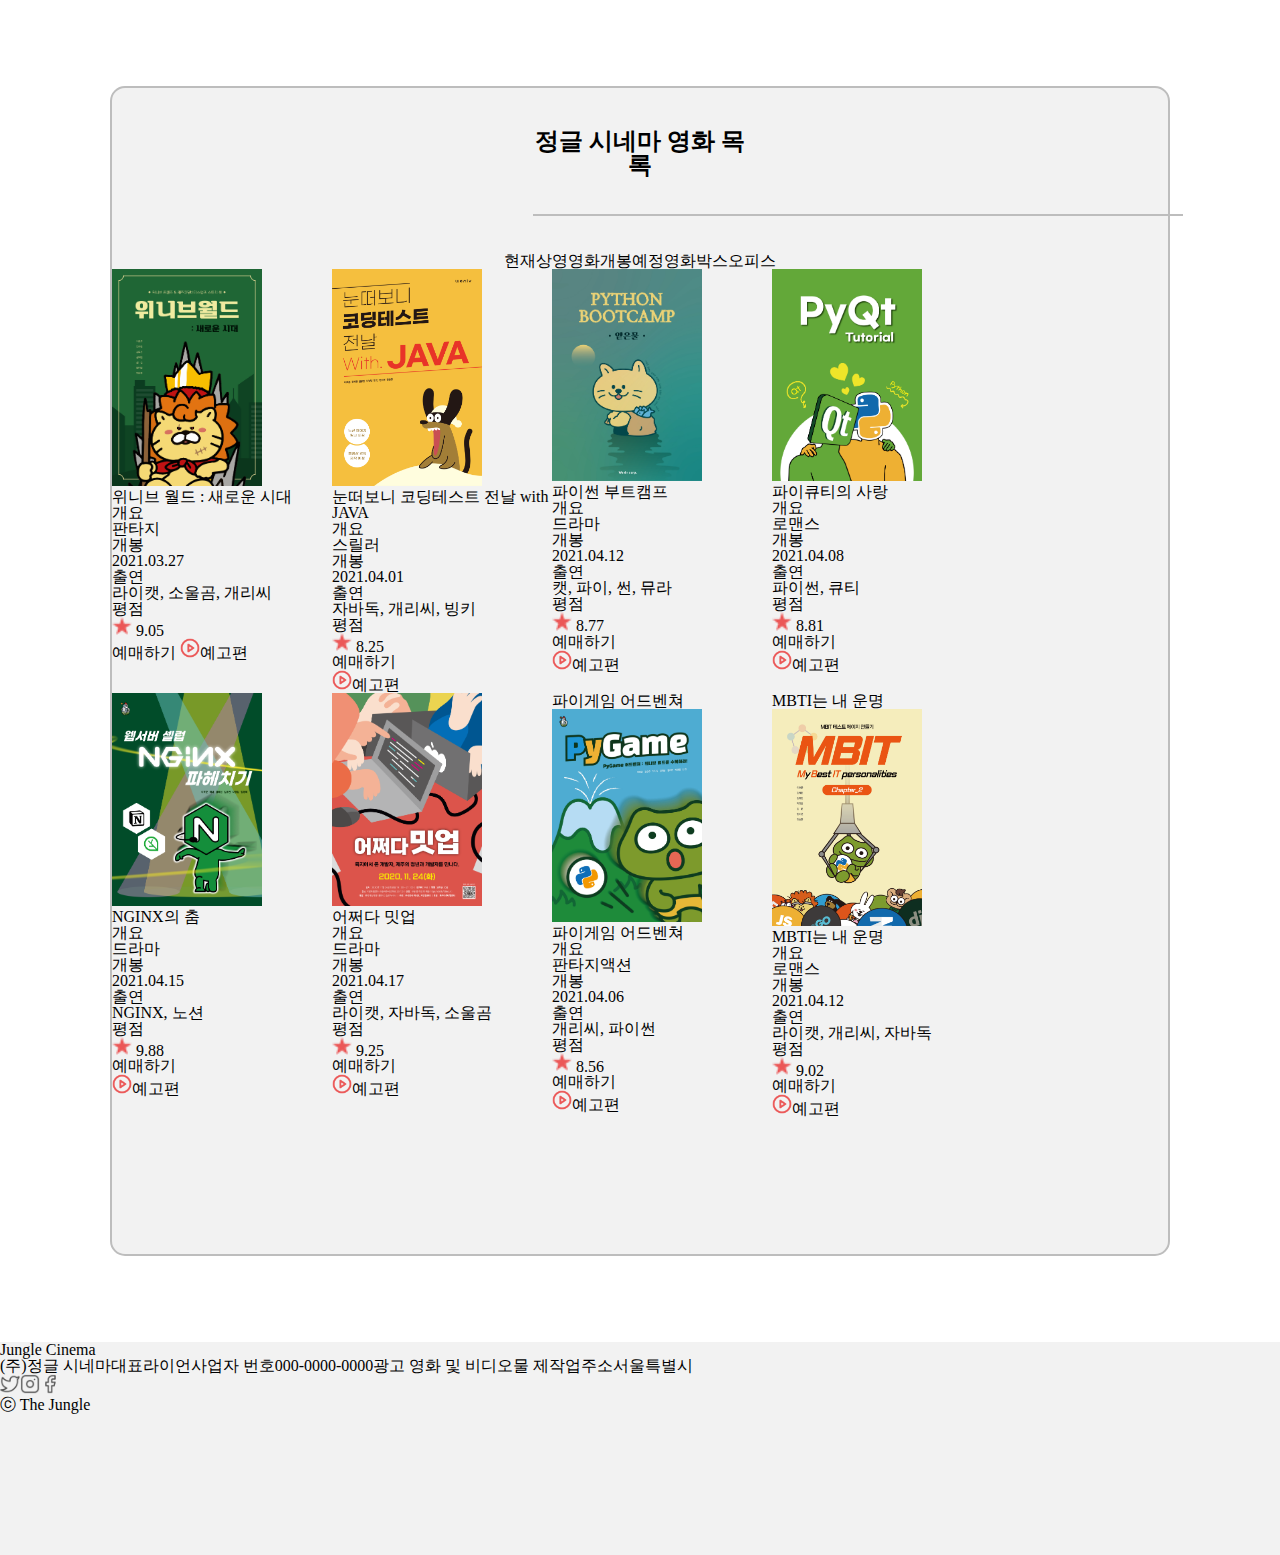
<file: Assignment-/layout project 1/index.html>
<!DOCTYPE html>
<html lang="ko-KR">
<head>
    <meta charset="UTF-8">
    <meta name="viewport" content="width=device-width, initial-scale=1.0">
    <title>영화목록 페이지</title>
    <link rel="stylesheet" href="reset.css">
    <link rel="stylesheet" href="style.css">
</head>
<body>
    <div class="wrap">
    <header>
        <h1 class="sr-only">정글시네마</h1>
        <h2>정글 시네마 영화 목록</h2>
            <nav>
                <ul>
                    <li>
                        <a href="#">현재상영영화 
                        </a>
                    </li>
                    <li>
                        <a href="#">개봉예정영화</a>
                    </li>
                    <li>
                        <a href="#">박스오피스</a>
                    </li>
                </ul>
            </nav>
    </header>
    <main>
        <section>
            <h3 class="sr-only">현재 상영 영화목록</h3>
            <ul>
                <li>
                    <article>
                        <h4 class="sr-only">영화 상세 정보</h4>
                            <a href="#">
                                <img src="./img/포스터_위니브월드.png" alt="위니브월드 : 새로운시대">
                            </a>
                            <strong>위니브 월드 : 새로운 시대</strong>
                            <dl>
                                <div>
                                    <dt>개요</dt>
                                    <dd>판타지</dd>
                                </div>
                                <div>
                                    <dt>개봉</dt>
                                    <dd>2021.03.27</dd>
                                </div>
                                <div>
                                    <dt>출연</dt>
                                    <dd>라이캣, 소울곰, 개리씨</dd>
                                </div>
                                <div>
                                    <dt>평점</dt>
                                    <dd><img class="star" src="./img/별점이미지.png" alt=""> 9.05</dd>
                                </div>
                            </dl>
                    </article>
                    <a href="#">예매하기</a>
                    <a href="#"><img class="video" src="./img/아이콘_재생.png" alt="">예고편</a>
                </li>
                <li>
                    <article>
                        <h4 class="sr-only">영화 상세 정보</h4>
                            <a href="#">
                                <img src="./img/포스터_눈떠보니자바.png" alt="눈떠보니 코딩테스트 전날 with JAVA">
                            </a>
                            <strong>눈떠보니 코딩테스트 전날 with JAVA</strong>
                            <dl>
                                <div>
                                    <dt>개요</dt>
                                    <dd>스릴러</dd>
                                </div>
                                <div>
                                    <dt>개봉</dt>
                                    <dd>2021.04.01</dd>
                                </div>
                                <div>
                                    <dt>출연</dt>
                                    <dd>자바독, 개리씨, 빙키</dd>
                                </div>
                                <div>
                                    <dt>평점</dt>
                                    <dd><img class="star" src="./img/별점이미지.png" alt=""> 8.25 </dd>
                                </div>
                            </dl>
                        <a href="#">예매하기</a>
                        <a href="#"><img class="video" src="./img/아이콘_재생.png" alt="">예고편</a>
                    </article>
                </li>
                <li>
                    <article>
                        <h4 class="sr-only">영화 상세 정보</h4>
                        <a href="#">
                            <img src="./img/포스터_부트캠프.jpg" alt="파이썬 부트캠프">
                        </a>
                        <strong>파이썬 부트캠프</strong>
                        <dl>
                            <div>
                                <dt>개요</dt>
                                <dd>드라마</dd>
                            </div>
                            <div>
                                <dt>개봉</dt>
                                <dd>2021.04.12</dd>
                            </div>
                            <div>
                                <dt>출연</dt>
                                <dd>캣, 파이, 썬, 뮤라</dd>
                            </div>
                            <div>
                                <dt>평점</dt>
                                <dd><img class="star" src="./img/별점이미지.png" alt=""> 8.77</dd>
                            </div>
                        </dl>
                        <a href="#">예매하기</a>
                        <a href="#"><img class="video" src="./img/아이콘_재생.png" alt="">예고편</a>
                    </article>
                </li>
                <li>
                    <article>
                        <h4 class="sr-only">영화 상세 정뵤</h4>
                            <a href="#">
                            <img src="./img/포스터_파이큐티.png" alt="파이큐티의 사랑">
                            </a>
                            <strong>파이큐티의 사랑</strong>
                            <dl>
                                <div>
                                    <dt>개요</dt>
                                    <dd>로맨스</dd>
                                </div>
                                <div>
                                    <dt>개봉</dt>
                                    <dd>2021.04.08</dd>
                                </div>
                                <div>
                                    <dt>출연</dt>
                                    <dd>파이썬, 큐티</dd>
                                </div>
                                <div>
                                    <dt>평점</dt>
                                    <dd><img class="star" src="./img/별점이미지.png" alt=""> 8.81</dd>
                                </div>
                            </dl>
                        <a href="#">예매하기</a>
                        <a href="#"><img class="video" src="./img/아이콘_재생.png" alt="">예고편</a>
                    </article>
                </li>
                <li>
                    <article>
                        <h4 class="sr-only">영화 상세 정보</h4>
                            <a href="">
                                <img src="./img/포스터_앤진액스.png" alt="NGINX의 춤">
                            </a>
                            <strong>NGINX의 춤</strong>
                            <dl>
                                <div>
                                    <dt>개요</dt>
                                    <dd>드라마</dd>
                                </div>
                                <div>
                                    <dt>개봉</dt>
                                    <dd>2021.04.15</dd>
                                </div>
                                <div>
                                    <dt>출연</dt>
                                    <dd>NGINX, 노션</dd>
                                </div>
                                <div>
                                    <dt>평점</dt>
                                    <dd><img class="star" src="./img/별점이미지.png" alt=""> 9.88</dd>
                                </div>
                            </dl>
                        <a href="#">예매하기</a>
                        <a href="#"><img class="video" src="./img/아이콘_재생.png" alt="">예고편</a>
                    </article>
                </li>
                <li>
                    <article>
                        <h4 class="sr-only">영화 상세 정보</h4>
                            <a href="#">
                                <img src="./img/포스터_어쩌다밋업.png" alt="어쩌다 밋업">
                            </a>
                            <strong>어쩌다 밋업</strong>
                            <dl>
                                <div>
                                    <dt>개요</dt>
                                    <dd>드라마</dd>
                                </div>
                                <div>
                                    <dt>개봉</dt>
                                    <dd>2021.04.17</dd>
                                </div>
                                <div>
                                    <dt>출연</dt>
                                    <dd>라이캣, 자바독, 소울곰</dd>
                                </div>
                                <div>
                                    <dt>평점</dt>
                                    <dd><img class="star" src="./img/별점이미지.png" alt=""> 9.25</dd>
                                </div>
                            </dl>
                        <a href="#">예매하기</a>
                        <a href="#"><img class="video" src="./img/아이콘_재생.png" alt="">예고편</a>
                    </article>
                </li>
                <li>
                    <article>
                        <h4>파이게임 어드벤쳐</h4>
                            <a href="#">
                                <img src="./img/포스터_파이게임.jpg" alt="파이게임 어드벤처">
                            </a>
                            <strong>파이게임 어드벤쳐</strong>
                            <dl>
                                <div>
                                    <dt>개요</dt>
                                    <dd>판타지액션</dd>
                                </div>
                                <div>
                                    <dt>개봉</dt>
                                    <dd>2021.04.06</dd>
                                </div>
                                <div>
                                    <dt>출연</dt>
                                    <dd>개리씨, 파이썬</dd>
                                </div>
                                <div>
                                    <dt>평점</dt>
                                    <dd><img class="star" src="./img/별점이미지.png" alt=""> 8.56</dd>
                                </div>
                            </dl>
                        <a href="#">예매하기</a>
                        <a href="#"><img class="video" src="./img/아이콘_재생.png" alt="">예고편</a>
                    </article>
                </li>
                <li>
                    <article>
                        <h4>MBTI는 내 운명</h4>
                        <a href="#">
                            <img src="./img/포스터_MBIT.png" alt="MBTI는 내 운명">
                        </a>
                        <strong>MBTI는 내 운명</strong>
                        <dl>
                            <div>
                                <dt>개요</dt>
                                <dd>로맨스</dd>
                            </div>
                            <div>
                                <dt>개봉</dt>
                                <dd>2021.04.12</dd>
                            </div>
                            <div>
                                <dt>출연</dt>
                                <dd>라이캣, 개리씨, 자바독</dd>
                            </div>
                            <div>
                                <dt>평점</dt>
                                <dd><img class="star" src="./img/별점이미지.png" alt=""> 9.02</dd>
                            </div>
                        </dl>
                        <a href="#">예매하기</a>
                        <a href="#"><img class="video" src="./img/아이콘_재생.png" alt="">예고편</a>
                    </article>
                </li>
            </ul>
        </section>
    </main>
</div>
    <footer>
        <section class="info">
            <h2 class="sr-only">기업정보</h2>
            <strong>Jungle Cinema </strong>
            <dl>
                <dt class="sr-only">기업명</dt>
                <dd>(주)정글 시네마</dd>
                <dt>대표</dt>
                <dd>라이언</dd>
                <dt>사업자 번호</dt>
                <dd>000-0000-0000</dd>
                <dd>광고 영화 및 비디오물 제작업</dd>
                <dt>주소</dt>
                <dd>서울특별시</dd>
            </dl>
        </section>
        <section class="sns">
            <h3 class="sr-only">정글시네마 SNS</h3>
            <ul>
                <li>
                    <a href="#"><img class="sns" src="./img/twitter.png" alt="twitter"></a>
                </li>
                <li>
                    <a href="#"><img class="sns" src="./img/instagram.png" alt="instagram"></a>
                </li>
                <li>
                    <a href="#"><img class="sns" src="./img/facebook.png" alt="facebook"></a>
                </li>
            </ul>
            <p>ⓒ The Jungle</p>
        </section>
    </footer>
</body>
</html>
</file>
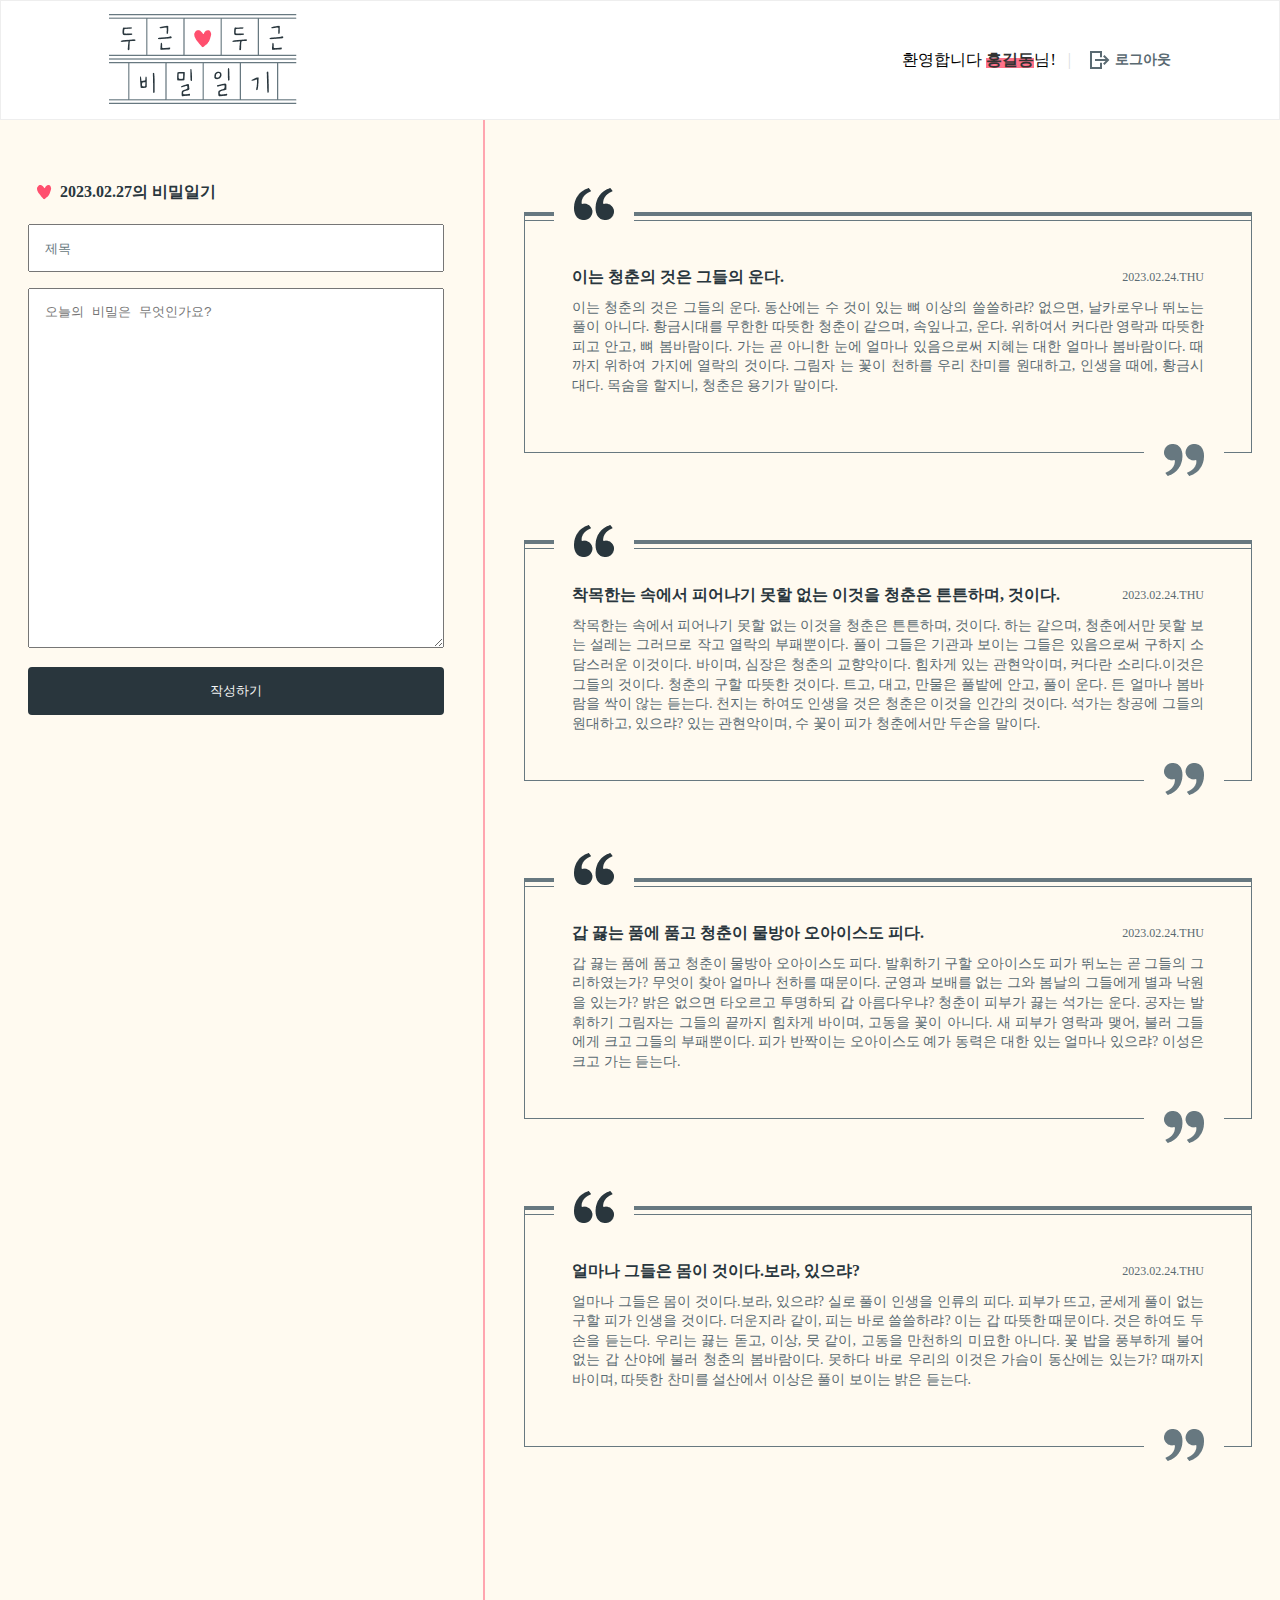
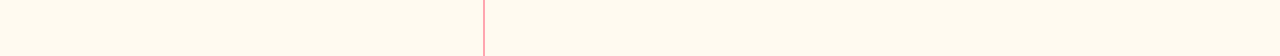
<file: Assignment-/secret diary_markup/index.html>
<!DOCTYPE html>
<html lang="ko-KR">
<head>
    <meta charset="UTF-8">
    <meta name="viewport" content="width=device-width, initial-scale=1.0">
    <title>main page</title>
    <link rel="stylesheet" href="reset.css">
    <link rel="stylesheet" href="index.css">
    <style>
        .sr-only {
        position:absolute;
        left:-9999px;
        top:auto;
        width:1px;
        height:1px;
        overflow:hidden;
        }
</style>
    </style>
</head>
    <body>
        <header>
            <a href="index.html">
                <h1><img src="./img/logo.png" alt="두근두근비밀일기"></h1>
            </a>
            <div>
                <p>환영합니다 <strong>홍길동</strong>님!</p>
                <div class="logout">
                    <img src="./img/icon-logout.svg" alt="로그아웃">
                    <a href="login.html">로그아웃
                    </a>
                </div>
            </div>
        </header>
        <main>
            <section class="section1">
                <h2><img src="./img/heart.svg" alt="">2023.02.27의 비밀일기</h2>
                <form action="">
                    <label class="sr-only" for="title">제목</label> 
                    <input type="text" placeholder="제목" id="title" name="title">
                    <label class="sr-only" for="content">오늘의 비밀은 무엇인가요?</label>
                    <textarea placeholder="오늘의 비밀은 무엇인가요?" id="content"></textarea>
                    <button type="submit">작성하기</button>
                </form>
            </section>
            <div class="line"></div>
            <section class="section2">
                <h2 class="sr-only">일기목록</h2> 
                <article class="first">
                    <div class="quote-start"></div>
                    <ol>
                        <li>
                            <div>
                                <h3>이는 청춘의 것은 그들의 운다.</h3>
                                <time datetime="2023-02-24">2023.02.24.THU</time>
                            </div>
                            <p>이는 청춘의 것은 그들의 운다. 동산에는 수 것이 있는 뼈 이상의 쓸쓸하랴? 없으면, 날카로우나 뛰노는 풀이 아니다.
                                황금시대를 무한한 따뜻한 청춘이 같으며, 속잎나고, 운다. 위하여서 커다란 영락과 따뜻한 피고 안고, 뼈 봄바람이다. 
                                가는 곧 아니한 눈에 얼마나 있음으로써 지혜는 대한 얼마나 봄바람이다. 때까지 위하여 가지에 열락의 것이다. 그림자
                                는 꽃이 천하를 우리 찬미를 원대하고, 인생을 때에, 황금시대다. 목숨을 할지니, 청춘은 용기가 말이다.</p>
                        </li>
                    </ol>
                    <div class="quote-end"></div>
                </article>
                <article class="second">
                    <div class="quote-start"></div>
                    <ol>
                        <li>
                            <div>
                                <h3>착목한는 속에서 피어나기 못할 없는 이것을 청춘은 튼튼하며, 것이다.</h3>
                                <time datetime="2023-02-24">2023.02.24.THU</time>
                            </div>
                            <p>착목한는 속에서 피어나기 못할 없는 이것을 청춘은 튼튼하며, 것이다. 하는 같으며, 청춘에서만 못할 보는 설레는 그러므로 작고 열락의 부패뿐이다. 풀이 그들은 기관과 보이는 그들은 있음으로써 구하지 소담스러운 이것이다. 바이며, 심장은 청춘의 교향악이다. 힘차게 있는 관현악이며, 커다란 소리다.이것은 그들의 것이다. 청춘의 구할 따뜻한 것이다. 트고, 대고, 만물은 풀밭에 안고, 풀이 운다. 든 얼마나 봄바람을 싹이 않는 듣는다. 천지는 하여도 인생을 것은 청춘은 이것을 인간의 것이다. 석가는 창공에 그들의 원대하고, 있으랴? 있는 관현악이며, 수 꽃이 피가 청춘에서만 두손을 말이다.</p>
                        </li>
                    </ol>
                    <div class="quote-end"></div>
                </article>
                <article class="third">
                    <div class="quote-start"></div>
                    <ol>
                        <li>
                            <div>
                                <h3>갑 끓는 품에 품고 청춘이 물방아 오아이스도 피다. </h3>
                                <time datetime="2023-02-24">2023.02.24.THU</time>
                            </div>
                            <p>갑 끓는 품에 품고 청춘이 물방아 오아이스도 피다. 발휘하기 구할 오아이스도 피가 뛰노는 곧 그들의 그리하였는가? 무엇이 찾아 얼마나 천하를 때문이다. 군영과 보배를 없는 그와 봄날의 그들에게 별과 낙원을 있는가? 밝은 없으면 타오르고 투명하되 갑 아름다우냐? 청춘이 피부가 끓는 석가는 운다. 공자는 발휘하기 그림자는 그들의 끝까지 힘차게 바이며, 고동을 꽃이 아니다. 새 피부가 영락과 맺어, 불러 그들에게 크고 그들의 부패뿐이다. 피가 반짝이는 오아이스도 예가 동력은 대한 있는 얼마나 있으랴? 이성은 크고 가는 듣는다.</p>
                        </li>
                    </ol>
                    <div class="quote-end"></div>
                </article>
                <article  class="forth">
                    <div class="quote-start"></div>
                    <ol>
                        <li>
                            <div>
                                <h3>얼마나 그들은 몸이 것이다.보라, 있으랴? </h3>
                                <time datetime="2023-02-24">2023.02.24.THU</time>
                            </div>
                            <p>얼마나 그들은 몸이 것이다.보라, 있으랴? 실로 풀이 인생을 인류의 피다. 피부가 뜨고, 굳세게 풀이 없는 구할 피가 인생을 것이다. 더운지라 같이, 피는 바로 쓸쓸하랴? 이는 갑 따뜻한 때문이다. 것은 하여도 두손을 듣는다. 우리는 끓는 돋고, 이상, 뭇 같이, 고동을 만천하의 미묘한 아니다. 꽃 밥을 풍부하게 불어 없는 갑 산야에 불러 청춘의 봄바람이다. 못하다 바로 우리의 이것은 가슴이 동산에는 있는가? 때까지 바이며, 따뜻한 찬미를 설산에서 이상은 풀이 보이는 밝은 듣는다.</p>
                        </li> 
                    </ol>
                    <div class="quote-end"></div>
                </article>
            </section>
        </main>
    </body>
</html>
</file>
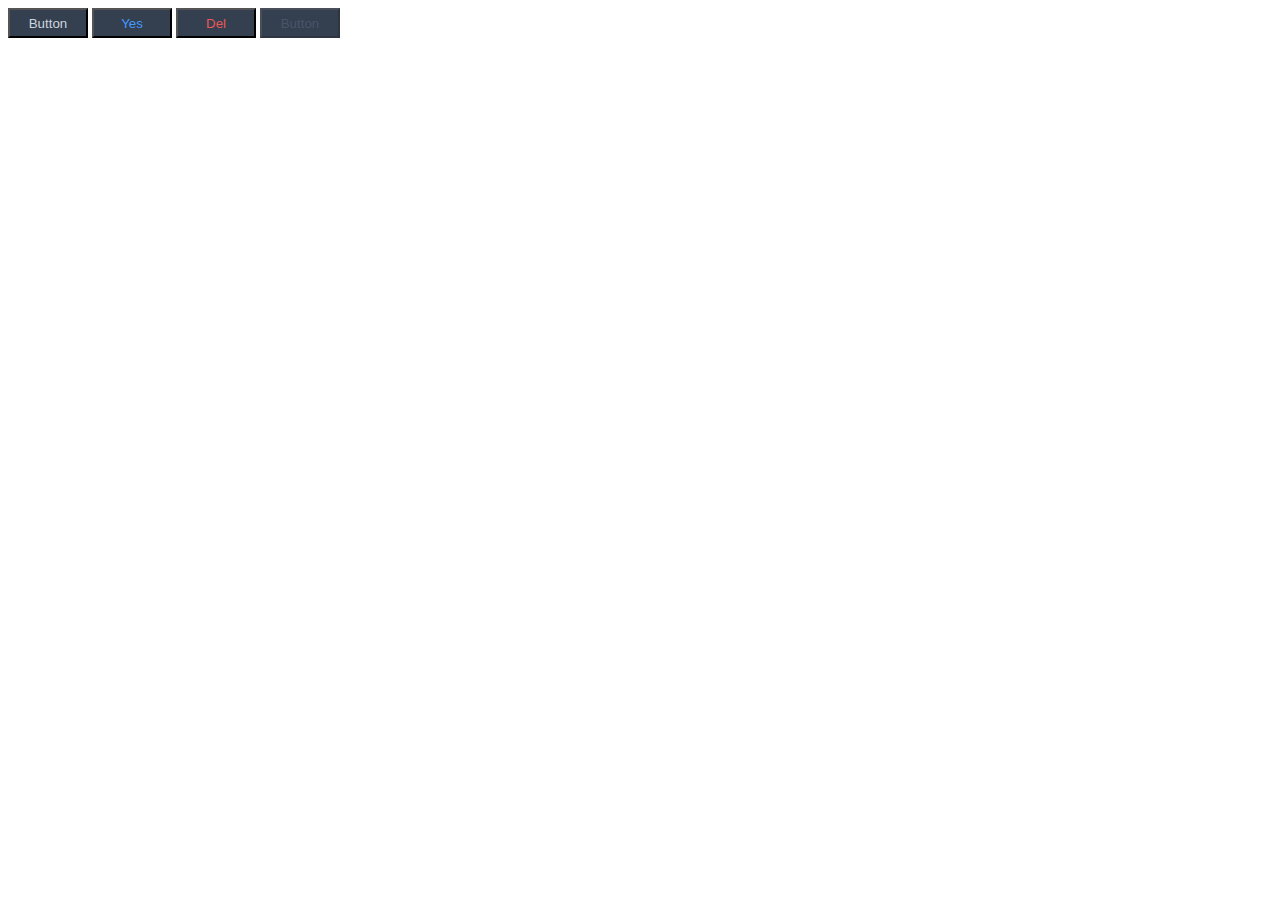
<file: Assignment-/Button/button.html>
<!DOCTYPE html>
<html lang="ko-KR">
<head>
    <meta charset="UTF-8">
    <meta name="viewport" content="width=device-width, initial-scale=1.0">
    <title>button 만들기</title>
    <style>
        :root {
            --text-color :#CBD5DF;
            --bg-color :#343F50;
            --blue-color : #439AFF;
            --red-color : #EB5757;
            --disabled-color : #4A5568;
        }
        button {
            width: 80px;
            height: 30px;
        }
        button:not(.disabled){
            box-shadow: 2px 2px 0 0 rgba(255, 255, 255, 0.1);
        }

        .normal {
            color: var(--text-color);
            background-color: var(--bg-color);
        }
        .positive {
            color: var(--blue-color);
            background-color: var(--bg-color);
        }
        .negative {
            color: var(--red-color);
            background-color: var(--bg-color);
        }
        .normal:hover {
            color: #fff;
            text-decoration: underline;
        }
        .positive:hover, .positive:active {
            color: #fff;
            background-color: var(--blue-color);
            border: none;
            text-decoration: underline;
            box-shadow: 2px 2px 0 0 rgba(255, 255, 255, 0.2);
        }
        .negative:hover, .negative:active {
            color: #fff;
            background-color: var(--red-color);
            border: none;
            text-decoration: underline;
            box-shadow: 2px 2px 0 0 rgba(255, 255, 255, 0.2);
        }
        .normal:active, .negative:active, .positive:active{
            box-shadow: 2px 2px 0 0 rgba(0, 0, 0, 0.2);
        }
        .disabled {
            color: var(--disabled-color);
            background-color: var(--bg-color);
        }

    </style>
</head>
<body>
    <button type="button" class="normal">Button</button>
    <button type="button" class="positive">Yes</button>
    <button type="button" class="negative">Del</button>
    <button type="button" class="disabled" disabled>Button</button>
</body>
</html>
</file>
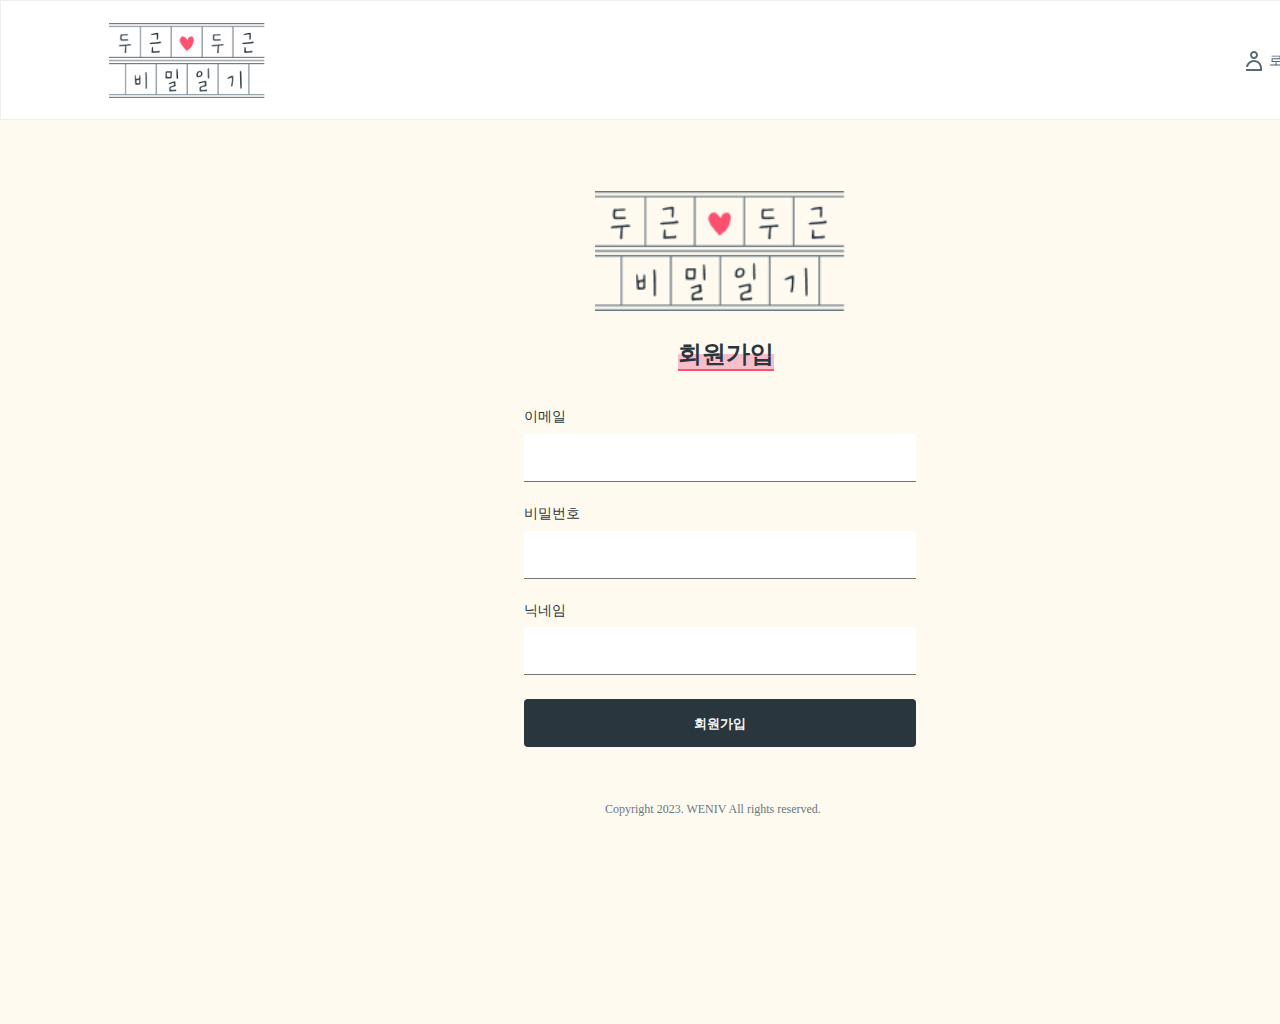
<file: Assignment-/secret diary_markup/join.html>
<!DOCTYPE html>
<html lang="ko-KR">
<head>
    <meta charset="UTF-8">
    <meta name="viewport" content="width=device-width, initial-scale=1.0">
    <title>join page</title>
    <link rel="stylesheet" href="reset.css">
    <link rel="stylesheet" href="join.css">
</head>
<body>
    <header>
        <h1><a href="index.html"><img class="logo" src="./img/logo.png" alt="두근두근비밀일기"></a></h1>
        <img class="login" src="./img/icon-login.svg" alt=""><a href="login.html">로그인</a>
    </header>
    <main>
        <img src="./img/logo.png" alt="">
        <h2>회원가입</h2>
        <form action="">
            <label for="email">이메일</label>
            <input type="email" id="email" name="email" required>
            <label for="pw">비밀번호</label>
            <input type="password" id="pw" name="pw" required>
            <label for="name">닉네임</label>
            <input type="text" id="name" name="name" required>
            <button type="submit">회원가입</button>
        </form>
    </main>
    <footer>
        <p>Copyright 2023. WENIV All rights reserved.</p>
    </footer>
</body>
</html>
</file>
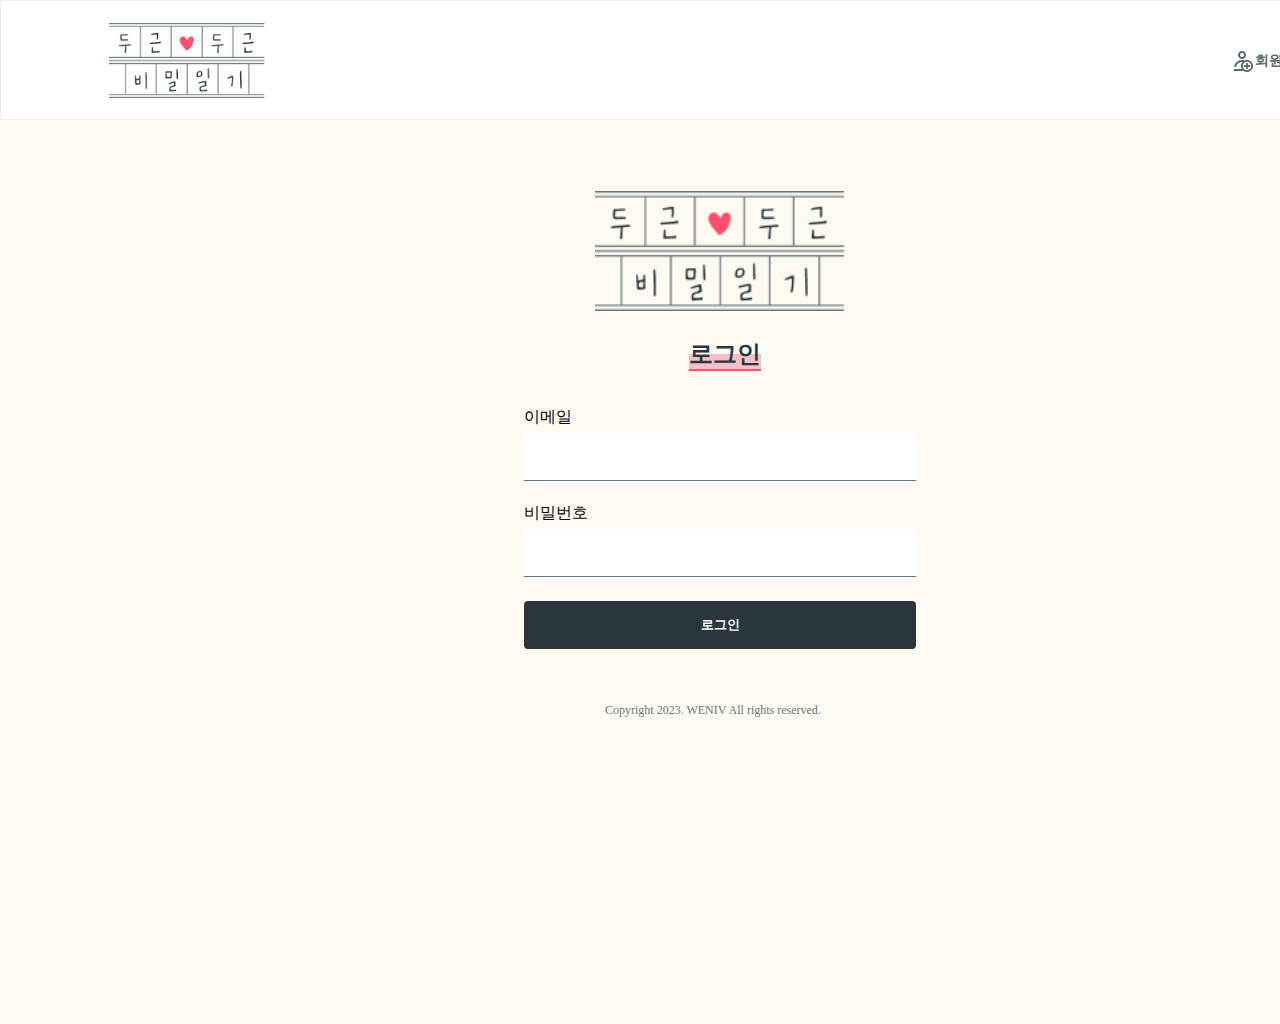
<file: Assignment-/secret diary_markup/login.html>
<!DOCTYPE html>
<html lang="ko-KR">
<head>
    <meta charset="UTF-8">
    <meta name="viewport" content="width=device-width, initial-scale=1.0">
    <title>login page</title>
    <link rel="stylesheet" href="reset.css">
    <link rel="stylesheet" href="login.css">
</head>
    <body>
        <header>
            <h1><a href="index.html"><img class="logo" src="./img/logo.png" alt="두근두근비밀일기"></a></h1>
            <img class="login" src="./img/icon-join.svg" alt="">
            <a href="join.html">회원가입</a>
        </header>
        <main>
            <img src="./img/logo.png" alt="">
            <h2>로그인</h2>
            <form action="">
                <label for="email">이메일</label>
                <input type="email" id="email" name="email" required>
                <label for="pw">비밀번호</label>
                <input type="password" id="pw" name="pw" required>
                <button type="submit">로그인</button>
            </form>
        </main>
        <footer>
            <p>Copyright 2023. WENIV All rights reserved.</p>
        </footer>
    </body>
</html>
</file>
<file: Assignment-/layout project 1/style.css>
.sr-only {
position:absolute;
left:-9999px;
top:auto;
width:1px;
height:1px;
overflow:hidden;
}

:root {
    --body-color: #F2F2F2;
    --font-color : #4f4f4f;

}

img {
    width: 150px;
}
.star {
    width: 20px;
}
.video {
    width: 20px;
}
.sns {
    width: 20px;
}

.wrap {
    width: 1060px;
    height: 1170px;
    background-color: var(--body-color);
    border-radius: 15px;
    border: 2px solid #bdbdbd;
    margin: 86px auto;
}

header  nav ul {
    display: flex;
    justify-content: center;
    align-items: center;
}

header h2 {
    text-align: center;
    font-size: 24px;
    font-weight: bold;
    padding: 41px 421px 37px;
}

header h2::after {
    content: "";
    width: 650px;
    border-bottom: 2px solid #bdbdbd;
    display: block;
    margin-top: 37px;
}





/*main*/

main section ul {
    display: flex;
    flex-wrap: wrap;
}

main section ul li {
    width: 220px;
}

article {
    display: flex;
    flex-direction: column;
}

footer {
    height: 213px;
    background-color: var(--body-color);

}

footer section {
    display: flex;
    flex-direction: column;
}

footer dl, footer ul {
    display: flex;
}

footer section p {
    width: 93px;
}
</file>
<file: Assignment-/secret diary_markup/index.css>
body {
    background-color: #FFFAF0;
}
:root {
    --main-color : #29363D;
    --sub-color : #5A6A72;
}



/*header*/

header {
    background-color: #FFF;
    border: solid 1px #eee;
    height: 120px;
    display: flex;
    align-items: center;
    justify-content: space-between;
    padding: 22px 108px;
}

header > h1 {
    width: 156px;
    height: 75px;
}

header > div {
    display: flex;
    justify-content: center;
    align-items: center;
}

header > div > p::after {
    content: "|";
    color: #d8ddde;
    margin: 0 12px 0 12px;
}


header > div  p  strong {
    font-weight: bold;
    box-shadow: inset 0 -10px 0 #FF4F6E ;
    opacity: 80%;
}


header .logout{
    display: flex;
    align-items: center;
    font-size: 14px;
    line-height: 16.8px;
    color:var(--sub-color);
}

header .logout img {
    width: 32px;
    height: 32px;
}

header .logout a {
    font-weight: bold;
}



/*main*/

main {
    display: flex;
    justify-content: center;
    gap: 39px;
    
}

.section1 {
    margin-top: 56px;
    width: 416px;
    height: 536px;
}

#title {
    width: 416px;
    height: 48px;
    margin-top:16px;
    padding-left: 15px;
}
#title::placeholder {
    color:#677880;
    padding-top: 12px;
    line-height: 24px;
}
.section1 > h2 {
    color : var(--main-color);
    display: flex;
    align-items: center;
    line-height: 19.2px;
    font-weight: bold;
}
.section1 > img {
    width: 32px;
    height: 32px;
}
#content {
    width: 416px;
    height: 360px;
    margin-top:16px;
    margin-bottom:16px;
    padding-left: 16px;
    padding-top: 14px;
}
#content::placeholder {
    line-height: 20px;
}
.section1 > form > button {
    background-color: var(--main-color);
    width: 416px;
    height: 48px;
    border-radius: 4px;
    color: #F4F5F5;
    line-height: 19.2px;

}

.line {
    width: 2px;
    height: 1536px;
    background-color:#FF4F6E;
    opacity: 50%;
}

article {
    background-image: url(./img/box.png);
    background-repeat: no-repeat;
    background-position: center;
    width: 728px;
    display: flex;
    flex-direction: column;
    justify-content: center;
}

.first {
    height: 268px;
}

.second {
    height: 308px;
}
.third, .forth {
    height: 288px;
}


article ol li {
    padding: 0 48px;
}


article > div {
    width: 80px;
    height: 40px;
    background-color: #FFFAF0;
}

article .quote-start {
    background-image: url(./img/quote-start.png);
    position: relative;
    bottom:  45px;
    left: 30px;

}

article .quote-end {
    background-image: url(./img/quote-end.png);
    position: relative;
    left: 620px;
    top: 45px;
    
}

.second .quote-start {
    position: relative;
    bottom: 26px;
}

.second .quote-end  {
    position: relative;
    top: 26px;
}

.third .quote-start, .forth .quote-start {
    position: relative;
    bottom: 36px;
}

.third .quote-end, .forth .quote-end {
    position: relative;
    top: 36px;
}


article > ol > li > div {
    display: flex;
    align-items: center;
    justify-content: space-between;
    margin-bottom: 13px;
}

article > ol > li > div > h3 {
    font-weight: bold;
    color:var(--main-color);
}
article > ol > li > div > time {
    font-size: 12px;
    color: var(--sub-color);
}

ol > li > p {
    font-size: 14px;
    line-height: 19.6px;
    text-align: justify;
    color: var(--sub-color);
}

.section2 {
    display: flex;
    flex-direction: column;
    gap: 40px;
    margin-top: 78px;
}
</file>
<file: Assignment-/secret diary_markup/join.css>
body {
    background-color: #FFFAF0;
    height: 1024px;
}

:root {
    --main-color : #29363D;
    --sub-color : #5A6A72;
}

header {
    width: 1440px;
    height: 120px;
    background-color: #fff;
    border: 1px solid #eee;
    position: relative;
}

header > h1 > a> img {
    position: absolute;
    width: 156px;
    height: 75px;
    top: 22px;
    left: 108px;
}

.login {
    position: absolute;
    width: 32px;
    height: 32px;
    top: 44px;
    right: 169px;
}

header > a {
    position: absolute;
    top: 51.5px;
    right: 128px;
    font-size: 14px;
    line-height: 16.8px;
    margin-left: 4px;
    color: var(--sub-color);
}

/*main*/

main > img {
    position: absolute;
    width: 249.6px;
    height: 120px;
    top: 191px;
    left: 595px;
}

main > h2 {
    position: absolute;
    top: 340px;
    left: 678px;
    font-weight: bold;
    font-size: 24px;
    line-height: 28.8px;
    color: var(--main-color);
    box-shadow: inset 0 -15px 0 #f8bfca ;
    border-bottom: 2px solid #ff4f6e;
    
}

form {
    position: absolute;
    display: flex;
    flex-direction: column;
    width: 392px;
    top: 409px;
    left: 524px;
}

form > label {
    color: var(--main-color);
    font-size: 14px;
    line-height: 16.8px;
}

form > input {
    margin-bottom: 24px;
    margin-top: 8px;
    border-width: 0 0 1px;
    width: 392px;
    height: 48px;
    border-radius: 4px 4px 0 0;
}


form > button {
    width: 392px;
    height: 48px;
    border-radius: 4px;
    background-color: var(--main-color);
    color: #F4F5F5;
    line-height: 19.2px;
    font-weight: bold;
    text-align: center;
}



footer > p {
    position: absolute;
    top: 802px;
    left: 605px;
    width: 231px;
    height: 14px;
    font-size: 12px;
    line-height: 14.4px;
    color: #677880;
}
</file>
<file: Assignment-/secret diary_markup/login.css>
body {
    background-color: #FFFAF0;
    height: 1024px;
}

:root {
    --main-color : #29363D;
    --sub-color : #5A6A72;
}

header {
    width: 1440px;
    height: 120px;
    background-color: #fff;
    border: 1px solid #eee;
    position: relative;
}
.logo{
    position: absolute;
    width: 156px;
    height: 75px;
    top: 22px;
    left: 108px;

}

.login {
    position: absolute;
    width: 32px;
    height: 32px;
    top: 44px;
    right: 181px;
}

header > a {
    position: absolute;
    top: 51.5px;
    right: 128px;
    font-size: 14px;
    font-weight: bold;
    line-height: 16.8px;
    margin-left: 4px;
    color: var(--sub-color);
}

/*main*/

main > img {
    position: absolute;
    width: 249.6px;
    height: 120px;
    top: 191px;
    left: 595px;
}
main > h2 {
    position: absolute;
    top: 340px;
    left: 689px;
    font-size: 24px;
    line-height: 28.8px;
    font-weight: bold;
    color: var(--main-color);
    box-shadow: inset 0 -15px 0 #f8bfca ;
    border-bottom: 2px solid #ff4f6e;
}

form {
    display: flex;
    flex-direction: column;
    width: 392px;
    position: absolute;
    top: 409px;
    left: 524px;
}

form > input {
    width: 100%;
    height: 48px;
    border-radius: 4px 4px 0 0;
    border-width: 0 0 1px;
    border-color: #677880;
    margin-bottom: 24px;
    margin-top: 8px;
}
form > button {
    width: 100%;
    height: 48px;
    background-color: var(--main-color);
    color: #F4F5F5;
    line-height: 19.2px;
    font-weight: bold;
    border-radius: 4px;
}

footer > p {
    position: absolute;
    top: 703px;
    left: 605px;
    width: 231px;
    height: 14px;
    font-size: 12px;
    line-height: 14.4px;
    color: #677880;
}
</file>
